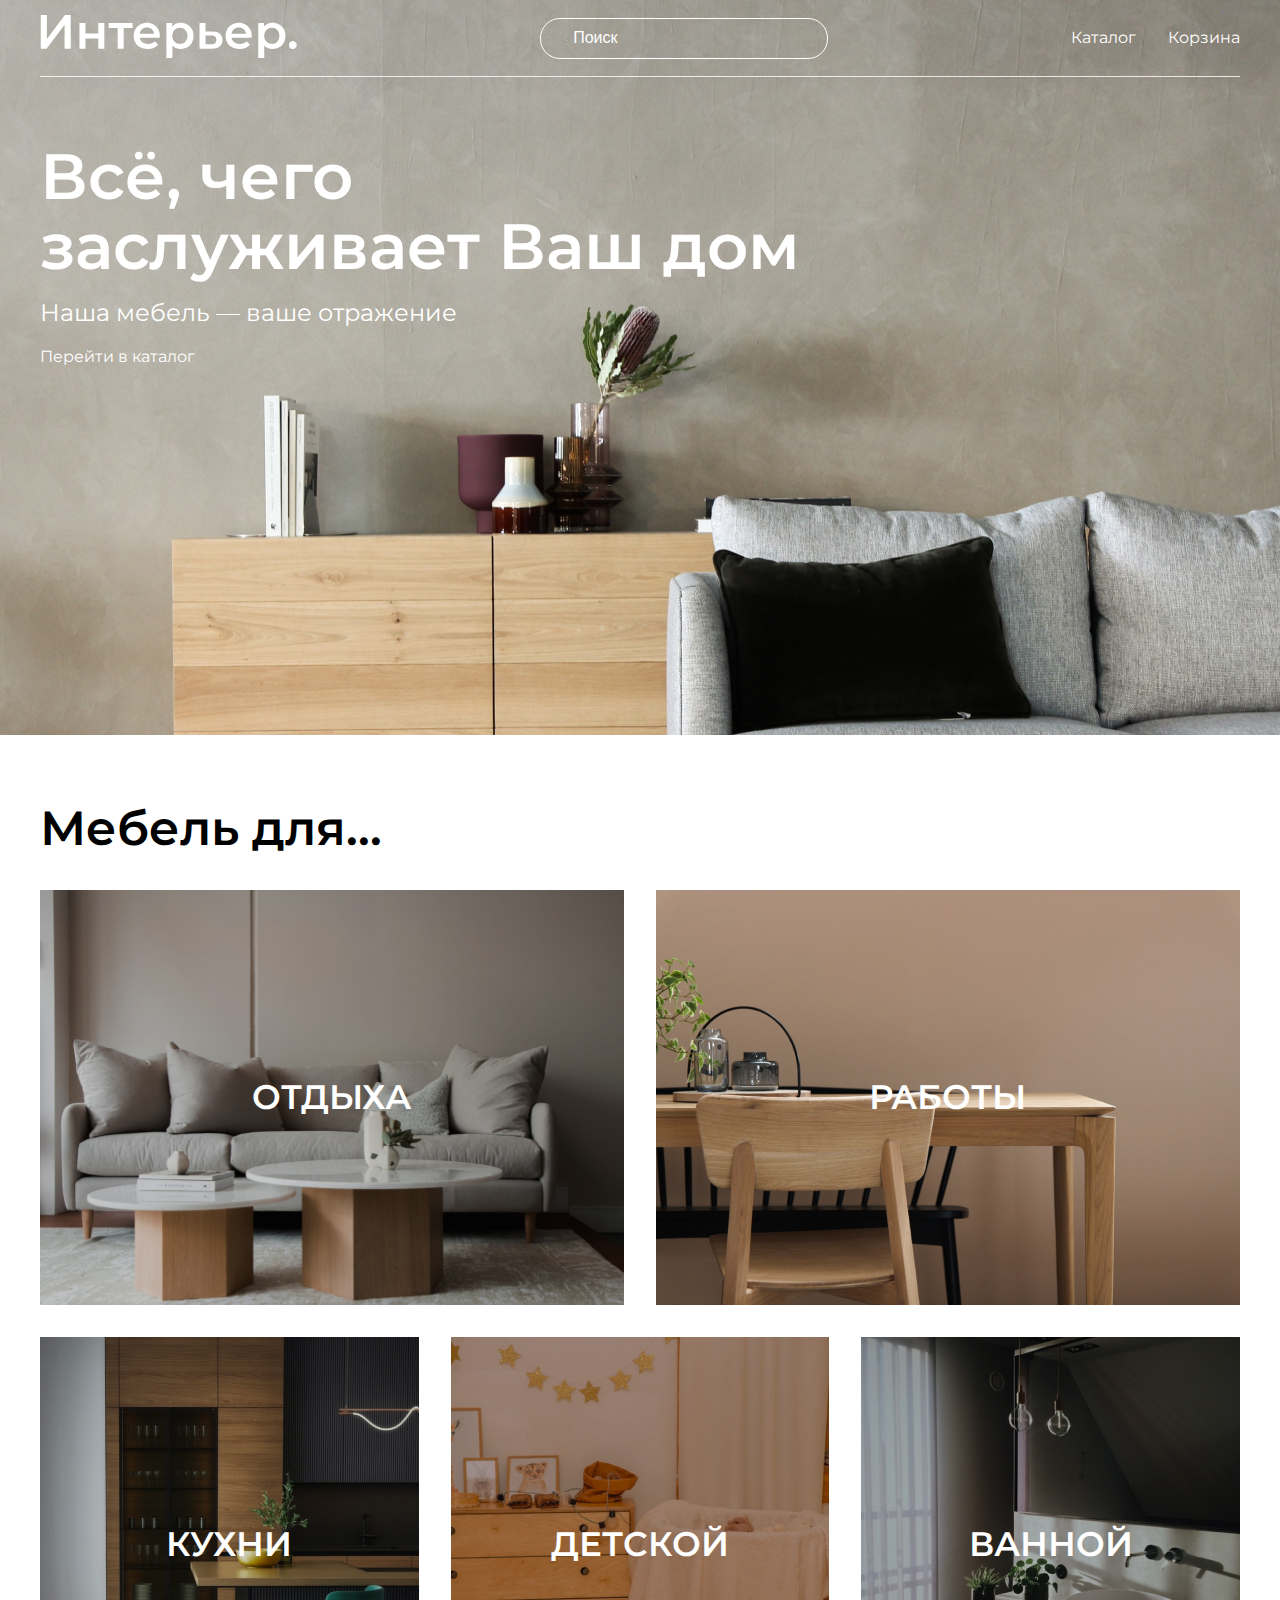
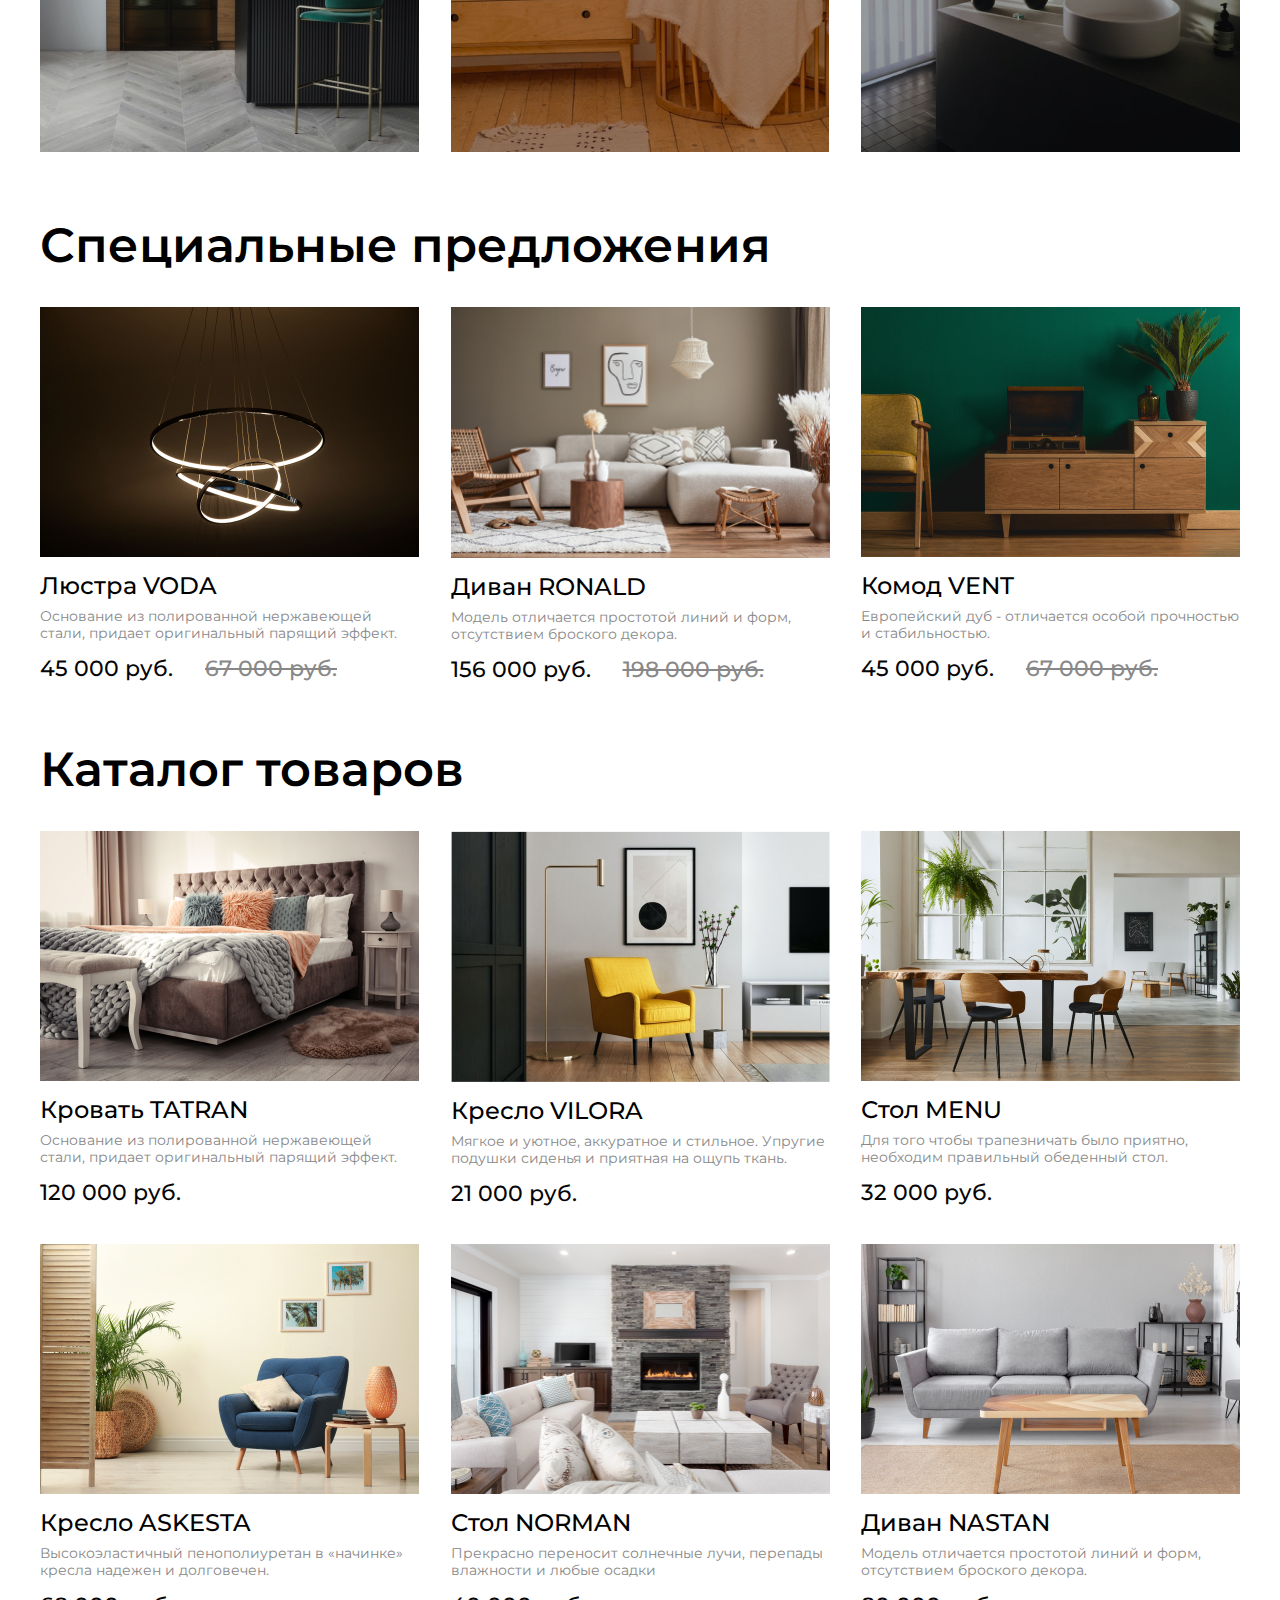
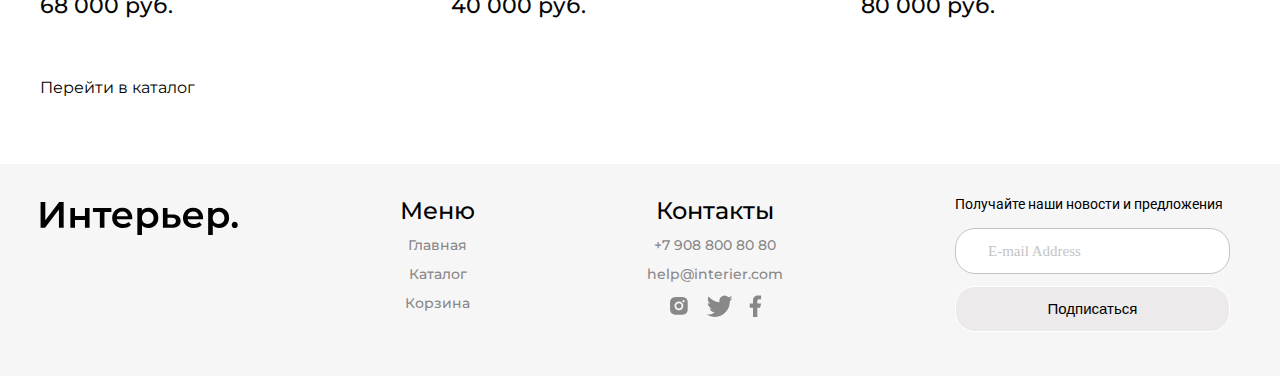
<file: index.html>
<!DOCTYPE html>
<html lang="ru">
<head>
    <meta charset="UTF-8">
    <meta http-equiv="X-UA-Compatible" content="IE=edge">
    <meta name="viewport" content="width=device-width, initial-scale=1.0">
    <link rel="stylesheet" href="css/style.css">
    <script src="js/index.js"></script>
    <link href="https://fonts.googleapis.com/css2?family=Montserrat:ital,wght@0,400;0,500;0,600;0,700;1,400;1,500;1,600&display=swap" rel="stylesheet">
    <link href="https://fonts.googleapis.com/css2?family=Roboto&display=swap" rel="stylesheet">
    <title>Главная</title>
</head>
<body>
    <div class="intro centered">
        <header class="intro-header">
            <a href="index.html">
                <picture class="header-logo">
                    <source media="(max-width: 767px)" srcset="img/logo_mobile.svg">
                    <source media="(min-width: 768px)" srcset="img/logo.svg">
                    <img class="header-logo" src="img/logo.svg" alt="Logo">
                </picture>
            </a>
            <input class="header-search" type="search" name="Search" id="input-search" placeholder="Поиск">
            <nav class="header-nav">
                <a class="link header-nav-element" href="catalog.html">Каталог</a>
                <a class="link header-nav-element" href="cart.html">Корзина</a>
            </nav>
            <div class="header-nav mobile">
                <a class="header-nav-element" id="nav-mobile-search">
                    <img src="img/search.svg" alt="Search Button">
                </a>
                <a class="header-nav-element" id="nav-mobile-catalog" href="catalog.html">
                    <img src="img/catalog.svg" alt="Catalog Button">
                </a>
                <a class="header-nav-element" id="nav-mobile-cart" href="cart.html">
                    <img src="img/cart.svg" alt="Cart Button">
                </a>
            </div>
        </header>
        <section>
            <h1 class="main-header">Всё, чего заслуживает&#160;Ваш дом</h1>
            <h1 class="main-header mobile">Всё, чего заслуживает Ваш дом</h1>
            <p class="slogan-paragraph">Наша мебель — ваше отражение</p>
            <a class="link catalog-link" href="catalog.html">Перейти в каталог</a>
        </section>
    </div>
    <main class="centered">
        <section>
            <h2 class="section-header">Мебель для...</h2>
            <div class="category-cards">
                <div class="category-card big-card" style="background-image: url(img/category-rest.jpg)">ОТДЫХА</div>
                <div class="category-card big-card" style="background-image: url(img/category-work.jpg)">РАБОТЫ</div>
                <div class="category-card" style="background-image: url(img/category-kitchen.jpg)">КУХНИ</div>
                <div class="category-card" style="background-image: url(img/category-children.jpg)">ДЕТСКОЙ</div>
                <div class="category-card" style="background-image: url(img/category-bathroom.jpg)">ВАННОЙ</div>
            </div>
        </section>
        <section>
            <h2 class="section-header">Специальные предложения</h2>
            <div class="product-cards">
                <div class="product-card">
                    <img class="product-image" src="img/voda.jpg" alt='VODA'>
                    <div class="product-card-control">
                        <button class="product-card-control-button">
                            <img src="img/add-to-cart.svg" width="24" height="24" alt="Add to Cart">
                        </button>
                        <button class="product-card-control-button">
                            <img src="img/add-to-favorite.svg" width="24" height="24" alt="Add to Cart">
                        </button>
                    </div>
                    <h3 class="product-name">Люстра VODA</h3>
                    <p class="product-desc">Основание из полированной нержавеющей стали, придает оригинальный парящий эффект.</p>
                    <div class="special-offer-price">
                        <p class="price">45 000 руб.</p><p class="price price-old">67 000 руб.</p>
                    </div>
                </div>
                <div class="product-card">
                    <img class="product-image" src="img/ronald.jpg" alt='RONALD'>
                    <div class="product-card-control">
                        <button class="product-card-control-button">
                            <img src="img/add-to-cart.svg" width="24" height="24" alt="Add to Cart">
                        </button>
                        <button class="product-card-control-button">
                            <img src="img/add-to-favorite.svg" width="24" height="24" alt="Add to Cart">
                        </button>
                    </div>
                    <h3 class="product-name">Диван RONALD</h3>
                    <p class="product-desc">Модель отличается простотой линий и форм, отсутствием броского декора.</p>
                    <div class="special-offer-price">
                        <p class="price">156 000 руб.</p><p class="price price-old">198 000 руб.</p>
                    </div>
                </div>
                <div class="product-card">
                    <img class="product-image" src="img/vent.jpg" alt='VENT'>
                    <div class="product-card-control">
                        <button class="product-card-control-button">
                            <img src="img/add-to-cart.svg" width="24" height="24" alt="Add to Cart">
                        </button>
                        <button class="product-card-control-button">
                            <img src="img/add-to-favorite.svg" width="24" height="24" alt="Add to Cart">
                        </button>
                    </div>
                    <h3 class="product-name">Комод VENT</h3>
                    <p class="product-desc">Европейский дуб - отличается особой прочностью и стабильностью.</p>
                    <div class="special-offer-price">
                        <p class="price">45 000 руб.</p><p class="price price-old">67 000 руб.</p>
                    </div>
                </div>
            </div>
        </section>
        <section>
            <h2 class="section-header">Каталог товаров</h2>
            <div>
                <div class="product-cards">
                    <div class="product-card">
                        <img class="product-image" src="img/tatran.jpg" alt='TATRAN'>
                        <div class="product-card-control">
                            <button class="product-card-control-button">
                                <img src="img/add-to-cart.svg" width="24" height="24" alt="Add to Cart">
                            </button>
                            <button class="product-card-control-button">
                                <img src="img/add-to-favorite.svg" width="24" height="24" alt="Add to Cart">
                            </button>
                        </div>
                        <h3 class="product-name">Кровать TATRAN</h3>
                        <p class="product-desc">Основание из полированной нержавеющей стали, придает оригинальный парящий эффект.</p>
                        <p class="price">120 000 руб.</p>
                    </div>
                    <div class="product-card">
                        <img class="product-image" src="img/vilora.jpg" alt='VILORA'>
                        <div class="product-card-control">
                            <button class="product-card-control-button">
                                <img src="img/add-to-cart.svg" width="24" height="24" alt="Add to Cart">
                            </button>
                            <button class="product-card-control-button">
                                <img src="img/add-to-favorite.svg" width="24" height="24" alt="Add to Cart">
                            </button>
                        </div>
                        <h3 class="product-name">Кресло VILORA</h3>
                        <p class="product-desc">Мягкое и уютное, аккуратное и стильное. Упругие подушки сиденья и приятная на ощупь ткань.</p>
                        <p class="price">21 000 руб.</p>
                    </div>
                    <div class="product-card">
                        <img class="product-image" src="img/menu.jpg" alt='MENU'>
                        <div class="product-card-control">
                            <button class="product-card-control-button">
                                <img src="img/add-to-cart.svg" width="24" height="24" alt="Add to Cart">
                            </button>
                            <button class="product-card-control-button">
                                <img src="img/add-to-favorite.svg" width="24" height="24" alt="Add to Cart">
                            </button>
                        </div>
                        <h3 class="product-name">Стол MENU</h3>
                        <p class="product-desc">Для того чтобы трапезничать было приятно, необходим правильный обеденный стол.</p>
                        <p class="price">32 000 руб.</p>
                    </div>
                    <div class="product-card">
                        <img class="product-image" src="img/askesta.jpg" alt='ASKESTA'>
                        <div class="product-card-control">
                            <button class="product-card-control-button">
                                <img src="img/add-to-cart.svg" width="24" height="24" alt="Add to Cart">
                            </button>
                            <button class="product-card-control-button">
                                <img src="img/add-to-favorite.svg" width="24" height="24" alt="Add to Cart">
                            </button>
                        </div>
                        <h3 class="product-name">Кресло ASKESTA</h3>
                        <p class="product-desc">Высокоэластичный пенополиуретан в «начинке» кресла надежен и долговечен.</p>
                        <p class="price">68 000 руб.</p>
                    </div>
                    <div class="product-card">
                        <img class="product-image" src="img/norman.jpg" alt='NORMAN'>
                        <div class="product-card-control">
                            <button class="product-card-control-button">
                                <img src="img/add-to-cart.svg" width="24" height="24" alt="Add to Cart">
                            </button>
                            <button class="product-card-control-button">
                                <img src="img/add-to-favorite.svg" width="24" height="24" alt="Add to Cart">
                            </button>
                        </div>
                        <h3 class="product-name">Стол NORMAN</h3>
                        <p class="product-desc">Прекрасно переносит солнечные лучи, перепады влажности и любые осадки</p>
                        <p class="price">40 000 руб.</p>
                    </div>
                    <div class="product-card">
                        <img class="product-image" src="img/nastan.jpg" alt='NASTAN'>
                        <div class="product-card-control">
                            <button class="product-card-control-button">
                                <img src="img/add-to-cart.svg" width="24" height="24" alt="Add to Cart">
                            </button>
                            <button class="product-card-control-button">
                                <img src="img/add-to-favorite.svg" width="24" height="24" alt="Add to Cart">
                            </button>
                        </div>
                        <h3 class="product-name">Диван NASTAN</h3>
                        <p class="product-desc">Модель отличается простотой линий и форм, отсутствием броского декора.</p>
                        <p class="price">80 000 руб.</p>
                    </div>
                </div>
            </div>
            <a class="link catalog-section-link" href="catalog.html">Перейти в каталог</a>
        </section>
    </main>
    <footer class="centered">
        <a class="footer-logo-link" href="index.html">
            <img class="footer-logo" height="44px" src="img/logo.svg" alt="Logo">
        </a>
        <div class="footer-section">
            <h4 class="footer-section-element">Меню</h4>
            <a class="link footer-link" href="index.html">Главная</a>
            <a class="link footer-link" href="catalog.html">Каталог</a>
            <a class="link footer-link" href="cart.html">Корзина</a>
        </div>
        <div class="footer-section">
            <h4 class="footer-section-element">Контакты</h4>
            <a class="link footer-link" href="tel:+79088008080">+7 908 800 80 80</a>
            <a class="link footer-link" href="mailto:help@interier.com">help@interier.com</a>
            <div class="footer-contacts-social">
                <a class="footer-contacts-social-icon" href=""><img height="22px" src="img/inst.svg" alt="Instagram Logo"></a>
                <a class="footer-contacts-social-icon" href=""><img height="22px" src="img/twitter.svg" alt="Twitter Logo"></a>
                <a class="footer-contacts-social-icon" href=""><img height="22px" src="img/facebook.svg" alt="Facebook Logo"></a>
            </div>
        </div>
        <div class="footer-section">
            <form class="footer-subscription" action="#">
                <p class="subscription-header">Получайте наши новости и предложения</p>
                <input class="subscription-email-input" type="email" placeholder="E-mail Address">
                <button class="big-button subscribe-button">Подписаться</button>
            </form>
        </div>
    </footer>
</body>
</html>
</file>
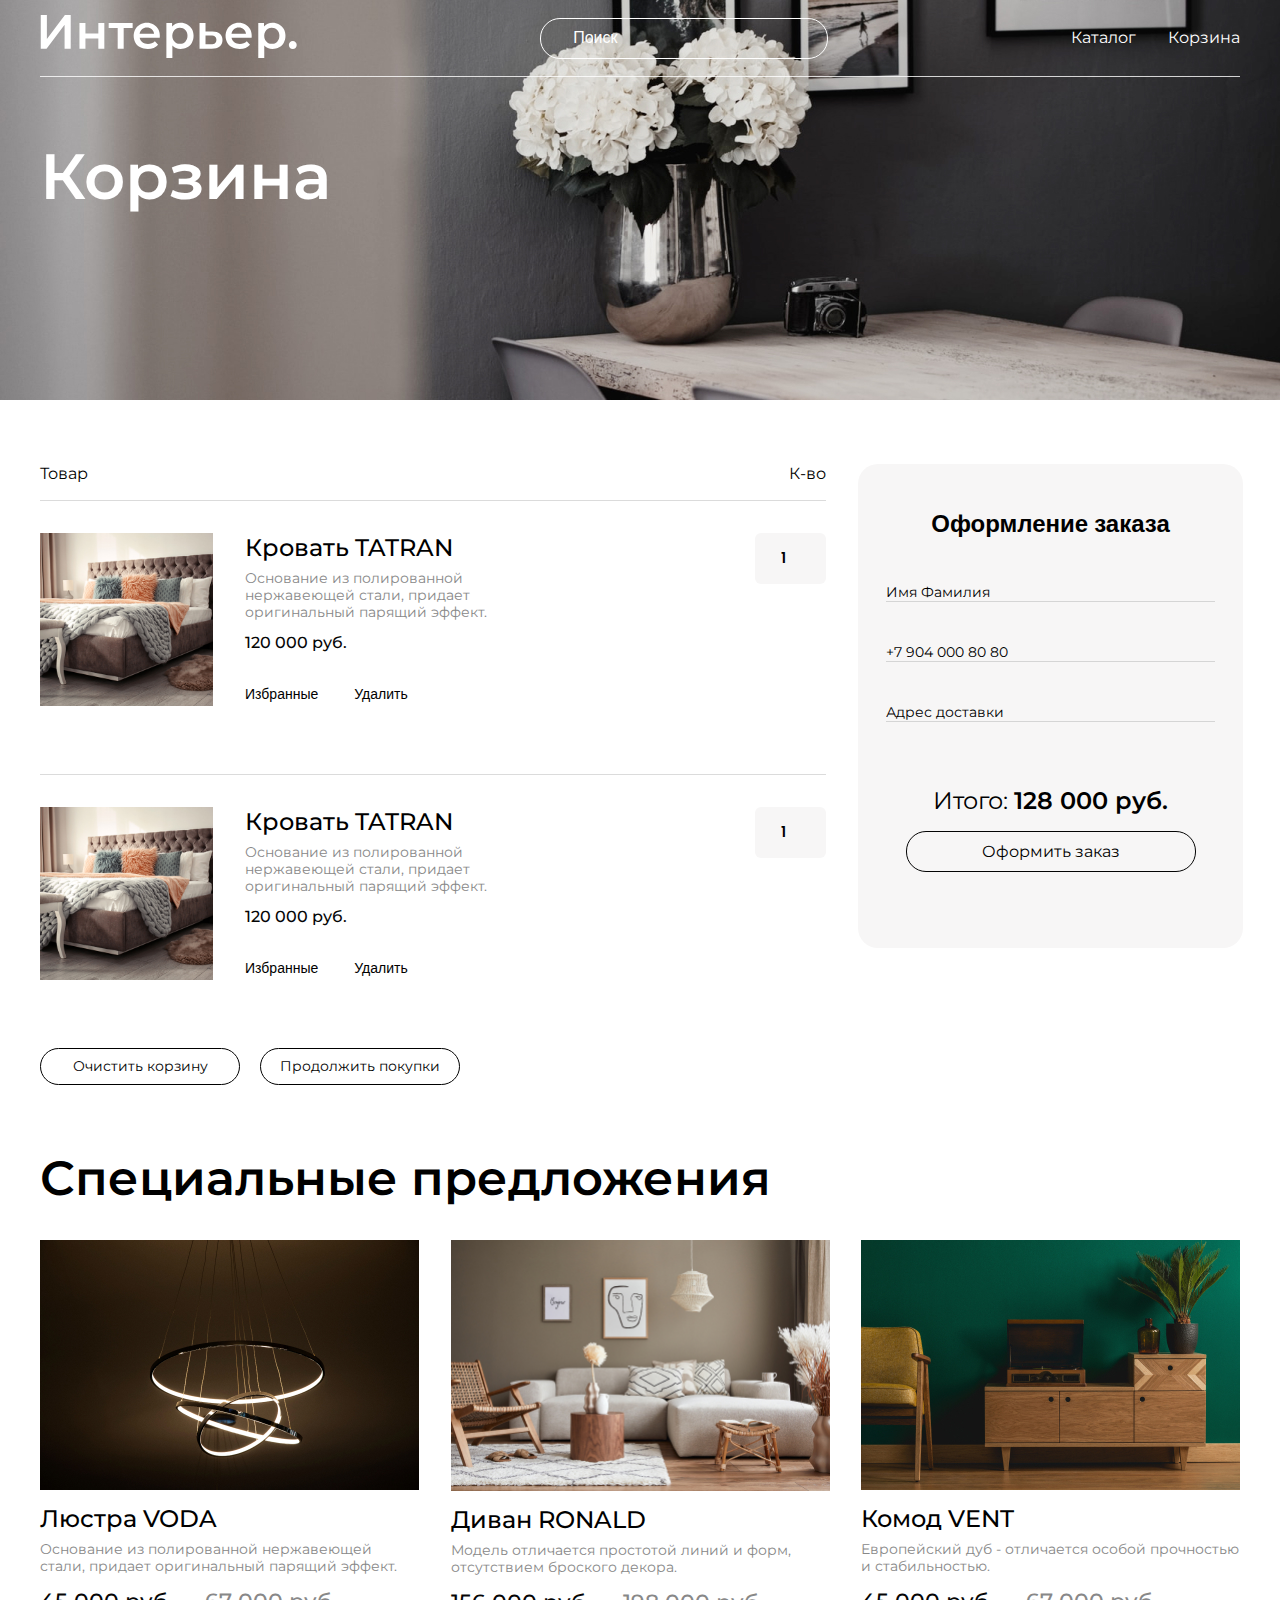
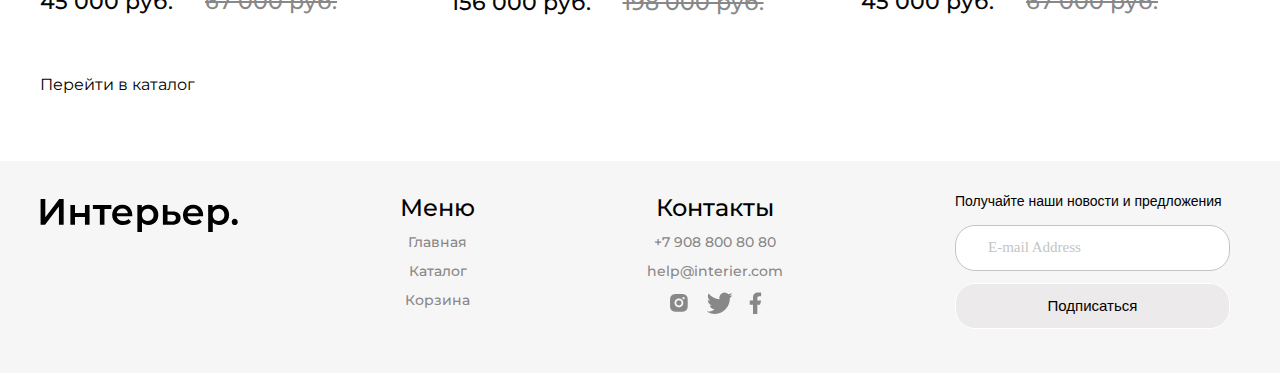
<file: cart.html>
<!DOCTYPE html>
<html lang="en">
<head>
    <meta charset="UTF-8">
    <meta http-equiv="X-UA-Compatible" content="IE=edge">
    <meta name="viewport" content="width=device-width, initial-scale=1.0">
    <link rel="stylesheet" href="css/style.css">
    <link href='https://fonts.googleapis.com/css?family=Montserrat:400,500,600,80' rel='stylesheet' type='text/css'>
    <link href="https://fonts.googleapis.com/css2?family=Poppins:wght@300;400;500;600&display=swap" rel="stylesheet"> 
    <title>Корзина</title>
</head>
<body>
    <div class="intro cart centered">
        <header class="intro-header">
            <a href="index.html">
                <picture class="header-logo">
                    <source media="(max-width: 767px)" srcset="img/logo_mobile.svg">
                    <source media="(min-width: 768px)" srcset="img/logo.svg">
                    <img class="header-logo" src="img/logo.svg" alt="Logo">
                </picture>
            </a>
            <input class="header-search" type="search" name="Search" id="input-search" placeholder="Поиск">
            <nav class="header-nav">
                <a class="link header-nav-element" href="catalog.html">Каталог</a>
                <a class="link header-nav-element" href="cart.html">Корзина</a>
            </nav>
            <div class="header-nav mobile">
                <a class="header-nav-element" id="nav-mobile-search">
                    <img src="img/search.svg" alt="Search Button">
                </a>
                <a class="header-nav-element" id="nav-mobile-catalog" href="catalog.html">
                    <img src="img/catalog.svg" alt="Catalog Button">
                </a>
                <a class="header-nav-element" id="nav-mobile-cart" href="cart.html">
                    <img src="img/cart.svg" alt="Cart Button">
                </a>
            </div>
        </header>
        <div>
            <h1 class="main-header">Корзина</h1>
            <h1 class="main-header mobile short">Корзина</h1>
        </div>
    </div> 
    <main class="centered">
    <section>
        <div class="cart-section">
            <div class="cart-pane">
                <div class="cart-header-bar">
                    <div class="cart-header-bar-element">Товар</div>
                    <div class="cart-header-bar-element">К-во</div>
                </div>
                <div class="cart-pane-product-cards">
                    <div class="product-card cart">
                        <img class="product-image cart" src="img/tatran.jpg" alt='TATRAN'>
                        <div class="cart-product-info">
                            <h3 class="product-name cart">Кровать TATRAN</h3>
                            <p class="product-desc cart">Основание из полированной нержавеющей стали, придает оригинальный парящий эффект.</p>
                            <p class="price cart">120 000 руб.</p>
                            <div class="product-card-item-control">
                                <button class="link product-card-button" id="add-to-favorites-button">Избранные</button>
                                <button class="link product-card-button" id="delete-from-cart-button">Удалить</button>
                            </div>
                        </div>
                        <input class="product-amount-input" type="number" value=1>
                    </div>
                    <div class="product-card cart">
                        <img class="product-image cart" src="img/tatran.jpg" alt='TATRAN'>
                        <div class="cart-product-info">
                            <h3 class="product-name cart">Кровать TATRAN</h3>
                            <p class="product-desc cart">Основание из полированной нержавеющей стали, придает оригинальный парящий эффект.</p>
                            <p class="price cart">120 000 руб.</p>
                            <div class="product-card-item-control">
                                <button class="link product-card-button" id="add-to-favorites-button">Избранные</button>
                                <button class="link product-card-button" id="delete-from-cart-button">Удалить</button>
                            </div>
                        </div>
                        <input class="product-amount-input" type="number" value=1>
                    </div>
                </div>
                <div class="cart-pane-control">
                    <button class="big-button clear-cart-button">Очистить корзину</button>
                    <button class="big-button continue-shopping-button">Продолжить покупки</button>
                </div>
            </div>
            <div class="order-pane">
                <p class="order-pane-header">Оформление заказа</p>
                <input class="order-name" placeholder="Имя Фамилия">
                <input class="order-phone-number" placeholder="+7 904 000 80 80">
                <input class="order-delivery-address" placeholder="Адрес доставки">
                <div class="order-total-block"><p class="order-total">Итого:&nbsp;</p><p class="order-total-sum">128 000 руб.</p></div>
                <button class="big-button checkout-button">Оформить заказ</button>
            </div>
        </div>
    </section>
    <section>
        <h2 class="section-header">Специальные предложения</h2>
        <div class="product-cards">
            <div class="product-card">
                <img class="product-image" src="img/voda.jpg" alt='VODA'>
                <div class="product-card-control">
                    <button class="product-card-control-button">
                        <img src="img/add-to-cart.svg" width="24" height="24" alt="Add to Cart">
                    </button>
                    <button class="product-card-control-button">
                        <img src="img/add-to-favorite.svg" width="24" height="24" alt="Add to Cart">
                    </button>
                </div>
                <h3 class="product-name">Люстра VODA</h3>
                <p class="product-desc">Основание из полированной нержавеющей стали, придает оригинальный парящий эффект.</p>
                <div class="special-offer-price">
                    <p class="price">45 000 руб.</p><p class="price price-old">67 000 руб.</p>
                </div>
            </div>
            <div class="product-card">
                <img class="product-image" src="img/ronald.jpg" alt='RONALD'>
                <div class="product-card-control">
                    <button class="product-card-control-button">
                        <img src="img/add-to-cart.svg" width="24" height="24" alt="Add to Cart">
                    </button>
                    <button class="product-card-control-button">
                        <img src="img/add-to-favorite.svg" width="24" height="24" alt="Add to Cart">
                    </button>
                </div>
                <h3 class="product-name">Диван RONALD</h3>
                <p class="product-desc">Модель отличается простотой линий и форм, отсутствием броского декора.</p>
                <div class="special-offer-price">
                    <p class="price">156 000 руб.</p><p class="price price-old">198 000 руб.</p>
                </div>
            </div>
            <div class="product-card">
                <img class="product-image" src="img/vent.jpg" alt='VENT'>
                <div class="product-card-control">
                    <button class="product-card-control-button">
                        <img src="img/add-to-cart.svg" width="24" height="24" alt="Add to Cart">
                    </button>
                    <button class="product-card-control-button">
                        <img src="img/add-to-favorite.svg" width="24" height="24" alt="Add to Cart">
                    </button>
                </div>
                <h3 class="product-name">Комод VENT</h3>
                <p class="product-desc">Европейский дуб - отличается особой прочностью и стабильностью.</p>
                <div class="special-offer-price">
                    <p class="price">45 000 руб.</p><p class="price price-old">67 000 руб.</p>
                </div>
            </div>
        </div>
        <a class="link catalog-section-link" href="catalog.html">Перейти в каталог</a>
    </section>
    </main>
    <footer class="centered">
        <a class="footer-logo-link"  href="index.html">
            <img class="footer-logo" height="44px" src="img/logo.svg" alt="Logo">
        </a>
        <div class="footer-section">
            <h4 class="footer-section-element">Меню</h4>
            <a class="link footer-link" href="index.html">Главная</a>
            <a class="link footer-link" href="catalog.html">Каталог</a>
            <a class="link footer-link" href="cart.html">Корзина</a>
        </div>
        <div class="footer-section">
            <h4 class="footer-section-element">Контакты</h4>
            <a class="link footer-link" href="tel:+79088008080">+7 908 800 80 80</a>
            <a class="link footer-link" href="mailto:help@interier.com">help@interier.com</a>
            <div class="footer-contacts-social">
                <a class="footer-contacts-social-icon" href=""><img height="22px" src="img/inst.svg" alt="Instagram Logo"></a>
                <a class="footer-contacts-social-icon" href=""><img height="22px" src="img/twitter.svg" alt="Twitter Logo"></a>
                <a class="footer-contacts-social-icon" href=""><img height="22px" src="img/facebook.svg" alt="Facebook Logo"></a>
            </div>
        </div>
        <div class="footer-section">
            <form class="footer-subscription" action="#">
                <p class="subscription-header">Получайте наши новости и предложения</p>
                <input class="subscription-email-input" type="email" placeholder="E-mail Address">
                <button class="big-button subscribe-button">Подписаться</button>
            </form>
        </div>
    </footer>
</body>
</html>
</file>
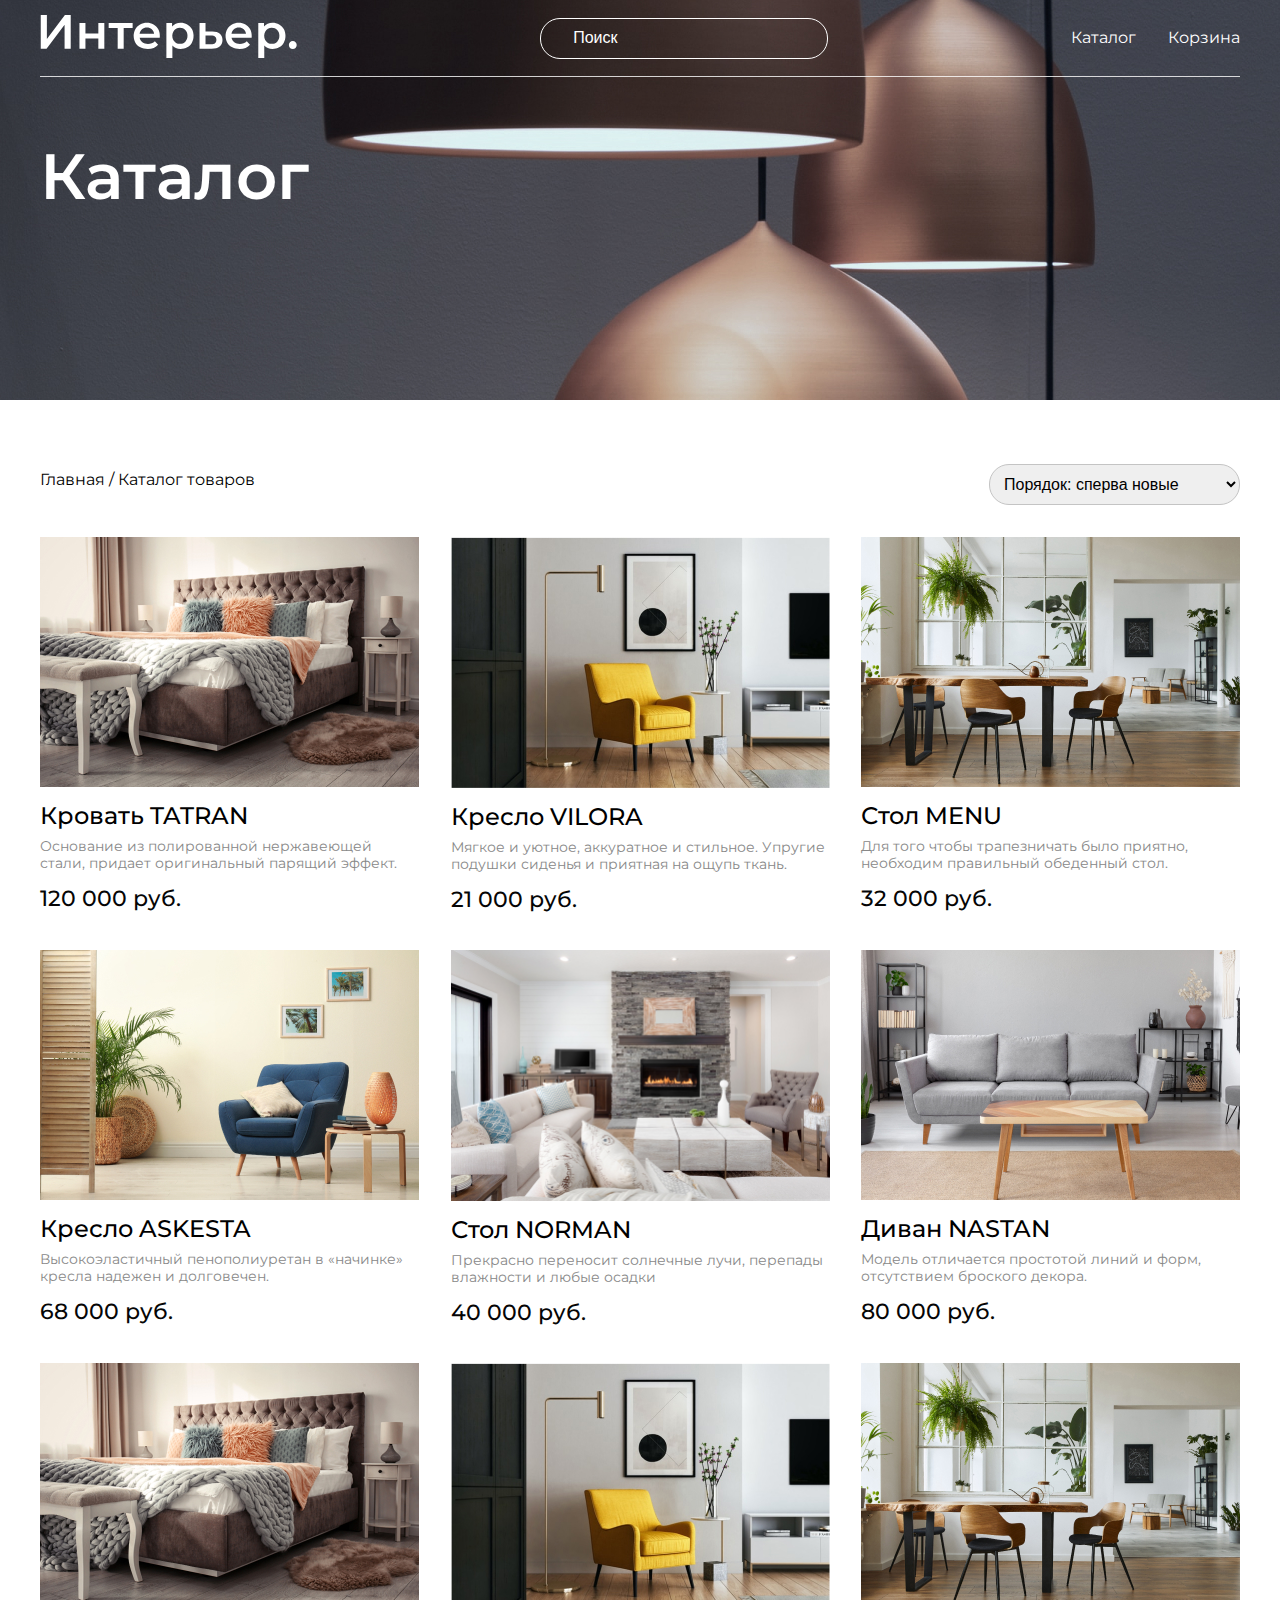
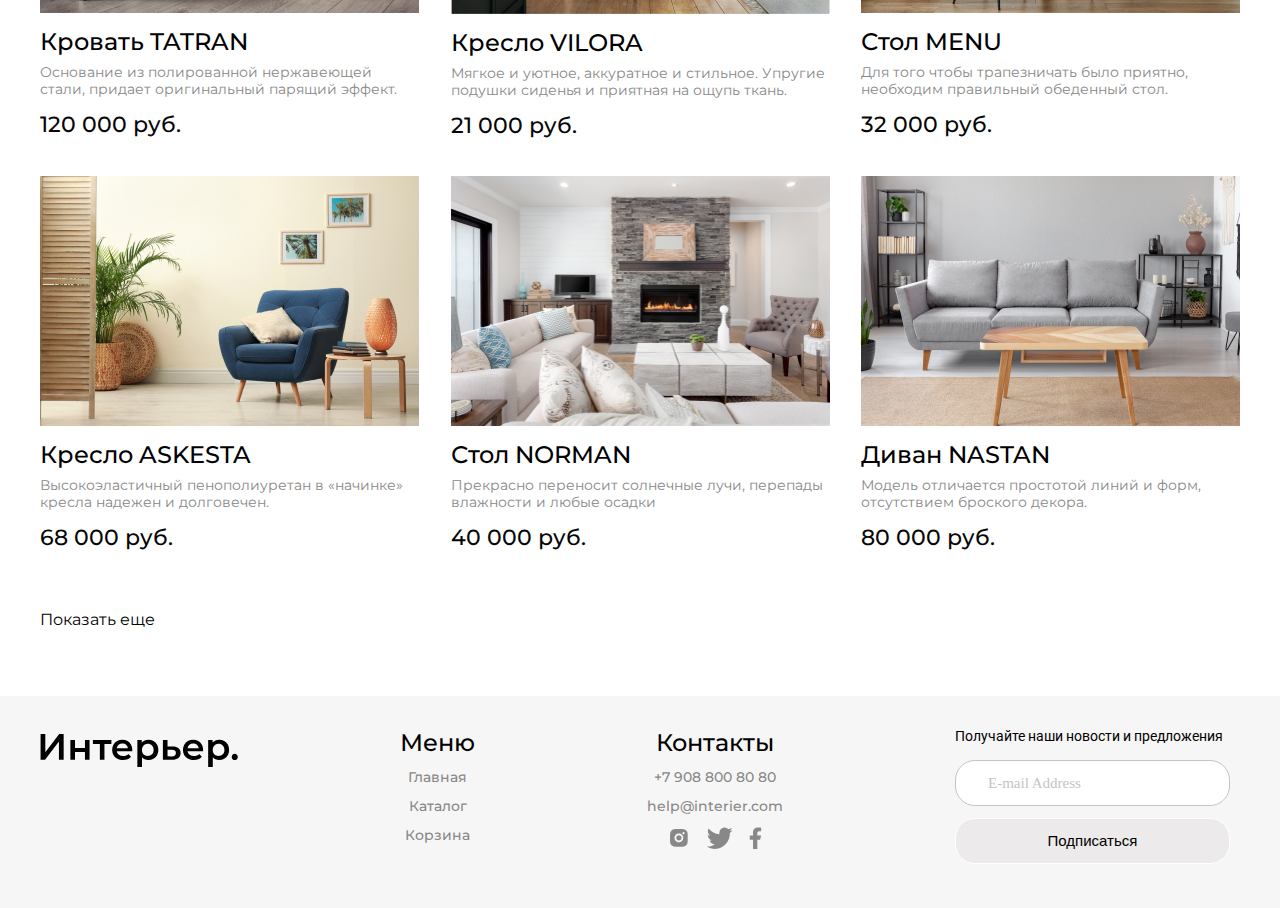
<file: catalog.html>
<!DOCTYPE html>
<html lang="en">
<head>
    <meta charset="UTF-8">
    <meta http-equiv="X-UA-Compatible" content="IE=edge">
    <meta name="viewport" content="width=device-width, initial-scale=1.0">
    <link rel="stylesheet" href="css/style.css">
    <link href='https://fonts.googleapis.com/css?family=Montserrat:400,500,80' rel='stylesheet' type='text/css'>
    <link href="https://fonts.googleapis.com/css2?family=Roboto&display=swap" rel="stylesheet">
    <title>Каталог</title>
</head>
<body>
    <div class="intro catalog centered">
        <header class="intro-header">
            <a href="index.html">
                <picture class="header-logo">
                    <source media="(max-width: 767px)" srcset="img/logo_mobile.svg">
                    <source media="(min-width: 768px)" srcset="img/logo.svg">
                    <img class="header-logo" src="img/logo.svg" alt="Logo">
                </picture>
            </a>
            <input class="header-search" type="search" name="Search" id="input-search" placeholder="Поиск">
            <nav class="header-nav">
                <a class="link header-nav-element" href="catalog.html">Каталог</a>
                <a class="link header-nav-element" href="cart.html">Корзина</a>
            </nav>
            <div class="header-nav mobile">
                <a class="header-nav-element" id="nav-mobile-search">
                    <img src="img/search.svg" alt="Search Button">
                </a>
                <a class="header-nav-element" id="nav-mobile-catalog" href="catalog.html">
                    <img src="img/catalog.svg" alt="Catalog Button">
                </a>
                <a class="header-nav-element" id="nav-mobile-cart" href="cart.html">
                    <img src="img/cart.svg" alt="Cart Button">
                </a>
            </div>
        </header>
        <section>
            <h1 class="main-header">Каталог</h1>
            <h1 class="main-header mobile short">Каталог</h1>
        </section>
    </div>
    <main class="centered">
    <section>
        <div class="catalog-control-bar">
            <nav class="catalog-breadcrumb-nav">
                <a class="link catalog-breadcrumb-nav-element" href="index.html">Главная</a>
                <span> / </span>
                <a class="link catalog-breadcrumb-nav-element" href="catalog.html">Каталог товаров</a>
            </nav>
            <select class="catalog-sort-dropdown">
                <option class="catalog-sort-option">Порядок: сперва новые</option>
                <option class="catalog-sort-option">Порядок: сперва старые</option>
                <option class="catalog-sort-option">Порядок: сперва популярные</option>
            </select>
        </div>
        <div>
            <div class="product-cards">
                <div class="product-card">
                    <img class="product-image" src="img/tatran.jpg" alt='TATRAN'>
                    <div class="product-card-control">
                        <button class="product-card-control-button">
                            <img src="img/add-to-cart.svg" width="24" height="24" alt="Add to Cart">
                        </button>
                        <button class="product-card-control-button">
                            <img src="img/add-to-favorite.svg" width="24" height="24" alt="Add to Cart">
                        </button>
                    </div>
                    <h3 class="product-name">Кровать TATRAN</h3>
                    <p class="product-desc">Основание из полированной нержавеющей стали, придает оригинальный парящий эффект.</p>
                    <p class="price">120 000 руб.</p>
                </div>
                <div class="product-card">
                    <img class="product-image" src="img/vilora.jpg" alt='VILORA'>
                    <div class="product-card-control">
                        <button class="product-card-control-button">
                            <img src="img/add-to-cart.svg" width="24" height="24" alt="Add to Cart">
                        </button>
                        <button class="product-card-control-button">
                            <img src="img/add-to-favorite.svg" width="24" height="24" alt="Add to Cart">
                        </button>
                    </div>
                    <h3 class="product-name">Кресло VILORA</h3>
                    <p class="product-desc">Мягкое и уютное, аккуратное и стильное. Упругие подушки сиденья и приятная на ощупь ткань.</p>
                    <p class="price">21 000 руб.</p>
                </div>
                <div class="product-card">
                    <img class="product-image" src="img/menu.jpg" alt='MENU'>
                    <div class="product-card-control">
                        <button class="product-card-control-button">
                            <img src="img/add-to-cart.svg" width="24" height="24" alt="Add to Cart">
                        </button>
                        <button class="product-card-control-button">
                            <img src="img/add-to-favorite.svg" width="24" height="24" alt="Add to Cart">
                        </button>
                    </div>
                    <h3 class="product-name">Стол MENU</h3>
                    <p class="product-desc">Для того чтобы трапезничать было приятно, необходим правильный обеденный стол.</p>
                    <p class="price">32 000 руб.</p>
                </div>
                <div class="product-card">
                    <img class="product-image" src="img/askesta.jpg" alt='ASKESTA'>
                    <div class="product-card-control">
                        <button class="product-card-control-button">
                            <img src="img/add-to-cart.svg" width="24" height="24" alt="Add to Cart">
                        </button>
                        <button class="product-card-control-button">
                            <img src="img/add-to-favorite.svg" width="24" height="24" alt="Add to Cart">
                        </button>
                    </div>
                    <h3 class="product-name">Кресло ASKESTA</h3>
                    <p class="product-desc">Высокоэластичный пенополиуретан в «начинке» кресла надежен и долговечен.</p>
                    <p class="price">68 000 руб.</p>
                </div>
                <div class="product-card">
                    <img class="product-image" src="img/norman.jpg" alt='NORMAN'>
                    <div class="product-card-control">
                        <button class="product-card-control-button">
                            <img src="img/add-to-cart.svg" width="24" height="24" alt="Add to Cart">
                        </button>
                        <button class="product-card-control-button">
                            <img src="img/add-to-favorite.svg" width="24" height="24" alt="Add to Cart">
                        </button>
                    </div>
                    <h3 class="product-name">Стол NORMAN</h3>
                    <p class="product-desc">Прекрасно переносит солнечные лучи, перепады влажности и любые осадки</p>
                    <p class="price">40 000 руб.</p>
                </div>
                <div class="product-card">
                    <img class="product-image" src="img/nastan.jpg" alt='NASTAN'>
                    <div class="product-card-control">
                        <button class="product-card-control-button">
                            <img src="img/add-to-cart.svg" width="24" height="24" alt="Add to Cart">
                        </button>
                        <button class="product-card-control-button">
                            <img src="img/add-to-favorite.svg" width="24" height="24" alt="Add to Cart">
                        </button>
                    </div>
                    <h3 class="product-name">Диван NASTAN</h3>
                    <p class="product-desc">Модель отличается простотой линий и форм, отсутствием броского декора.</p>
                    <p class="price">80 000 руб.</p>
                </div>
                <div class="product-card">
                    <img class="product-image" src="img/tatran.jpg" alt='TATRAN'>
                    <div class="product-card-control">
                        <button class="product-card-control-button">
                            <img src="img/add-to-cart.svg" width="24" height="24" alt="Add to Cart">
                        </button>
                        <button class="product-card-control-button">
                            <img src="img/add-to-favorite.svg" width="24" height="24" alt="Add to Cart">
                        </button>
                    </div>
                    <h3 class="product-name">Кровать TATRAN</h3>
                    <p class="product-desc">Основание из полированной нержавеющей стали, придает оригинальный парящий эффект.</p>
                    <p class="price">120 000 руб.</p>
                </div>
                <div class="product-card">
                    <img class="product-image" src="img/vilora.jpg" alt='VILORA'>
                    <div class="product-card-control">
                        <button class="product-card-control-button">
                            <img src="img/add-to-cart.svg" width="24" height="24" alt="Add to Cart">
                        </button>
                        <button class="product-card-control-button">
                            <img src="img/add-to-favorite.svg" width="24" height="24" alt="Add to Cart">
                        </button>
                    </div>
                    <h3 class="product-name">Кресло VILORA</h3>
                    <p class="product-desc">Мягкое и уютное, аккуратное и стильное. Упругие подушки сиденья и приятная на ощупь ткань.</p>
                    <p class="price">21 000 руб.</p>
                </div>
                <div class="product-card">
                    <img class="product-image" src="img/menu.jpg" alt='MENU'>
                    <div class="product-card-control">
                        <button class="product-card-control-button">
                            <img src="img/add-to-cart.svg" width="24" height="24" alt="Add to Cart">
                        </button>
                        <button class="product-card-control-button">
                            <img src="img/add-to-favorite.svg" width="24" height="24" alt="Add to Cart">
                        </button>
                    </div>
                    <h3 class="product-name">Стол MENU</h3>
                    <p class="product-desc">Для того чтобы трапезничать было приятно, необходим правильный обеденный стол.</p>
                    <p class="price">32 000 руб.</p>
                </div>
                <div class="product-card">
                    <img class="product-image" src="img/askesta.jpg" alt='ASKESTA'>
                    <div class="product-card-control">
                        <button class="product-card-control-button">
                            <img src="img/add-to-cart.svg" width="24" height="24" alt="Add to Cart">
                        </button>
                        <button class="product-card-control-button">
                            <img src="img/add-to-favorite.svg" width="24" height="24" alt="Add to Cart">
                        </button>
                    </div>
                    <h3 class="product-name">Кресло ASKESTA</h3>
                    <p class="product-desc">Высокоэластичный пенополиуретан в «начинке» кресла надежен и долговечен.</p>
                    <p class="price">68 000 руб.</p>
                </div>
                <div class="product-card">
                    <img class="product-image" src="img/norman.jpg" alt='NORMAN'>
                    <div class="product-card-control">
                        <button class="product-card-control-button">
                            <img src="img/add-to-cart.svg" width="24" height="24" alt="Add to Cart">
                        </button>
                        <button class="product-card-control-button">
                            <img src="img/add-to-favorite.svg" width="24" height="24" alt="Add to Cart">
                        </button>
                    </div>
                    <h3 class="product-name">Стол NORMAN</h3>
                    <p class="product-desc">Прекрасно переносит солнечные лучи, перепады влажности и любые осадки</p>
                    <p class="price">40 000 руб.</p>
                </div>
                <div class="product-card">
                    <img class="product-image" src="img/nastan.jpg" alt='NASTAN'>
                    <div class="product-card-control">
                        <button class="product-card-control-button">
                            <img src="img/add-to-cart.svg" width="24" height="24" alt="Add to Cart">
                        </button>
                        <button class="product-card-control-button">
                            <img src="img/add-to-favorite.svg" width="24" height="24" alt="Add to Cart">
                        </button>
                    </div>
                    <h3 class="product-name">Диван NASTAN</h3>
                    <p class="product-desc">Модель отличается простотой линий и форм, отсутствием броского декора.</p>
                    <p class="price">80 000 руб.</p>
                </div>
            </div>
        </div>
        <a class="link catalog-section-link" href="#">Показать еще</a>
    </section>
    </main>
    <footer class="centered">
        <a class="footer-logo-link" href="index.html">
            <img class="footer-logo" height="44px" src="img/logo.svg" alt="Logo">
        </a>
        <div class="footer-section">
            <h4 class="footer-section-element">Меню</h4>
            <a class="link footer-link" href="index.html">Главная</a>
            <a class="link footer-link" href="catalog.html">Каталог</a>
            <a class="link footer-link" href="cart.html">Корзина</a>
        </div>
        <div class="footer-section">
            <h4 class="footer-section-element">Контакты</h4>
            <a class="link footer-link" href="tel:+79088008080">+7 908 800 80 80</a>
            <a class="link footer-link" href="mailto:help@interier.com">help@interier.com</a>
            <div class="footer-contacts-social">
                <a class="footer-contacts-social-icon" href=""><img height="22px" src="img/inst.svg" alt="Instagram Logo"></a>
                <a class="footer-contacts-social-icon" href=""><img height="22px" src="img/twitter.svg" alt="Twitter Logo"></a>
                <a class="footer-contacts-social-icon" href=""><img height="22px" src="img/facebook.svg" alt="Facebook Logo"></a>
            </div>
        </div>
        <div class="footer-section">
            <form class="footer-subscription" action="#">
                <p class="subscription-header">Получайте наши новости и предложения</p>
                <input class="subscription-email-input" type="email" placeholder="E-mail Address">
                <button class="big-button subscribe-button">Подписаться</button>
            </form>
        </div>
    </footer>
</body>
</html>
</file>
<file: css/style.css>
@charset "UTF-8";
.centered {
  padding-left: calc(50% - 600px);
  padding-right: calc(50% - 600px);
}

img {
  width: 100%;
}

* {
  margin: 0;
  padding: 0;
}

body {
  font-family: 'Montserrat', sans-serif;
  font-style: normal;
  font-weight: normal;
  background-color: #FFFFFF;
}

main {
  margin-bottom: 64px;
}

footer {
  min-height: 130px;
  background: #F7F6F6;
  display: -webkit-box;
  display: -ms-flexbox;
  display: flex;
  -webkit-box-pack: justify;
      -ms-flex-pack: justify;
          justify-content: space-between;
  padding-top: 32px;
  padding-bottom: 32px;
}

input:focus {
  outline: none;
}

.intro {
  min-height: 735px;
  background-image: url("../img/intro_background.jpg");
  background-size: cover;
  margin-bottom: 64px;
}

.slogan-paragraph {
  min-height: 32px;
  margin-bottom: 16px;
  margin-top: 16px;
  font-size: 24px;
  line-height: 32px;
  color: #FFFFFF;
}

.catalog-link {
  height: 24px;
  margin-top: 16px;
  font-size: 16px;
  line-height: 24px;
  color: #FFFFFF;
}

.intro-header {
  height: 76px;
  display: -webkit-box;
  display: -ms-flexbox;
  display: flex;
  -webkit-box-pack: justify;
      -ms-flex-pack: justify;
          justify-content: space-between;
  -webkit-box-align: center;
      -ms-flex-align: center;
          align-items: center;
  border-bottom: 1px solid rgba(255, 255, 255, 0.8);
  -webkit-column-gap: 24px;
          column-gap: 24px;
}

.header-logo {
  height: 44px;
}

.header-search {
  height: 41px;
  width: 288px;
  padding-left: 32px;
  padding-right: 32px;
  border: 1px solid #FFFFFF;
  -webkit-box-sizing: border-box;
          box-sizing: border-box;
  border-radius: 20px;
  background: transparent;
  font-size: 16px;
  line-height: 20px;
  color: #FFFFFF;
}

.header-search::-webkit-input-placeholder {
  color: #FFFFFF;
}

.header-search:-ms-input-placeholder {
  color: #FFFFFF;
}

.header-search::-ms-input-placeholder {
  color: #FFFFFF;
}

.header-search::placeholder {
  color: #FFFFFF;
}

.header-nav {
  display: -webkit-box;
  display: -ms-flexbox;
  display: flex;
  -webkit-box-pack: justify;
      -ms-flex-pack: justify;
          justify-content: space-between;
}

.header-nav.mobile {
  display: none;
}

.header-nav-element {
  font-size: 16px;
  line-height: 20px;
  color: #FFFFFF;
  -webkit-box-flex: 0;
      -ms-flex: none;
          flex: none;
  -webkit-box-ordinal-group: 1;
      -ms-flex-order: 0;
          order: 0;
  -ms-flex-positive: 0;
      flex-grow: 0;
}

.header-nav-element:nth-child(2n) {
  margin-left: 32px;
}

.main-header {
  margin-top: 64px;
  margin-bottom: 16px;
  max-width: 792px;
  font-weight: 600;
  font-size: 64px;
  line-height: 70px;
  color: #FFFFFF;
}

.main-header.mobile {
  display: none;
}

.main-header.catalog, .main-header.cart {
  margin-top: 120px;
}

.section-header {
  height: 59px;
  margin-bottom: 32px;
  font-weight: 600;
  font-size: 48px;
  line-height: 59px;
  display: -webkit-box;
  display: -ms-flexbox;
  display: flex;
  -webkit-box-align: center;
      -ms-flex-align: center;
          align-items: center;
  color: #000000;
}

.category-cards {
  display: -ms-grid;
  display: grid;
  gap: 32px;
  -ms-grid-columns: (1fr)[12];
      grid-template-columns: repeat(12, 1fr);
  margin-bottom: 64px;
}

.category-card.big-card {
  grid-column: span 6;
}

.category-card {
  grid-column: span 4;
  height: 415px;
  background-repeat: no-repeat;
  background-position: center;
  background-size: cover;
  font-weight: 600;
  font-size: 34px;
  line-height: 41px;
  display: -webkit-box;
  display: -ms-flexbox;
  display: flex;
  -webkit-box-align: center;
      -ms-flex-align: center;
          align-items: center;
  -webkit-box-pack: center;
      -ms-flex-pack: center;
          justify-content: center;
  color: #FFFFFF;
}

.product-cards {
  display: -webkit-box;
  display: -ms-flexbox;
  display: flex;
  /* flex-direction: row; */
  -ms-flex-wrap: wrap;
      flex-wrap: wrap;
  -webkit-box-pack: justify;
      -ms-flex-pack: justify;
          justify-content: space-between;
  margin-bottom: 20px;
}

.product-card {
  width: 379px;
  margin-bottom: 36px;
  position: relative;
}

.product-image {
  -o-object-fit: cover;
     object-fit: cover;
  padding-bottom: 10px;
}

.product-card-control {
  padding-top: 12px;
  padding-right: 12px;
  position: absolute;
  top: 0;
  right: 0;
  gap: 12px;
  display: none;
}

.product-image:hover ~ .product-card-control, .product-card-control:hover {
  display: -webkit-box;
  display: -ms-flexbox;
  display: flex;
}

.product-card-control-button {
  background: none;
  border: none;
}

.product-card-control-button:hover {
  -webkit-filter: brightness(0) saturate(100%) invert(0%) sepia(100%) saturate(7500%) hue-rotate(178deg) brightness(107%) contrast(113%);
          filter: brightness(0) saturate(100%) invert(0%) sepia(100%) saturate(7500%) hue-rotate(178deg) brightness(107%) contrast(113%);
  cursor: pointer;
}

.product-name {
  font-weight: 500;
  font-size: 24px;
  line-height: 29px;
  color: #000000;
  margin: 0px 0px 8px 0px;
}

.product-desc {
  font-size: 14px;
  line-height: 17px;
  color: #888888;
  margin: 0px 0px 12px 0px;
}

.price {
  font-weight: 500;
  font-size: 22px;
  line-height: 29px;
  color: #050505;
  margin-right: 32px;
}

.price-old {
  -webkit-text-decoration-line: line-through;
          text-decoration-line: line-through;
  color: #888888;
}

.special-offer-price {
  display: -webkit-box;
  display: -ms-flexbox;
  display: flex;
  -webkit-box-orient: horizontal;
  -webkit-box-direction: normal;
      -ms-flex-direction: row;
          flex-direction: row;
}

.catalog-section-link {
  font-family: Montserrat;
  font-style: normal;
  font-weight: normal;
  font-size: 16px;
  line-height: 24px;
  color: #000000;
}

.footer-logo {
  -webkit-filter: brightness(0%);
          filter: brightness(0%);
  width: 198px;
  margin-right: 80Ззгpx;
}

.footer-link {
  font-weight: 500;
  font-size: 14px;
  line-height: 17px;
  color: #888888;
}

.footer-section {
  display: -webkit-box;
  display: -ms-flexbox;
  display: flex;
  -webkit-box-orient: vertical;
  -webkit-box-direction: normal;
      -ms-flex-direction: column;
          flex-direction: column;
  -webkit-box-align: center;
      -ms-flex-align: center;
          align-items: center;
  padding-left: 10px;
  padding-right: 10px;
}

.footer-section-element {
  font-weight: 500;
  font-size: 24px;
  line-height: 29px;
  color: #000000;
  margin-bottom: 12px;
}

.footer-contacts-social {
  display: -webkit-box;
  display: -ms-flexbox;
  display: flex;
  -webkit-box-orient: horizontal;
  -webkit-box-direction: normal;
      -ms-flex-direction: row;
          flex-direction: row;
  -webkit-box-pack: justify;
      -ms-flex-pack: justify;
          justify-content: space-between;
  gap: 16px;
}

.footer-contacts-social-icon:hover {
  -webkit-filter: brightness(0) saturate(100%) invert(0%) sepia(100%) saturate(7500%) hue-rotate(178deg) brightness(107%) contrast(113%);
          filter: brightness(0) saturate(100%) invert(0%) sepia(100%) saturate(7500%) hue-rotate(178deg) brightness(107%) contrast(113%);
}

.footer-subscription {
  display: -webkit-box;
  display: -ms-flexbox;
  display: flex;
  -webkit-box-orient: vertical;
  -webkit-box-direction: normal;
      -ms-flex-direction: column;
          flex-direction: column;
  -ms-flex-line-pack: center;
      align-content: center;
}

.subscription-header {
  font-size: 14px;
  line-height: 16px;
  color: #000000;
  margin-bottom: 16px;
  font-family: Roboto, sans-serif;
  font-style: normal;
  font-weight: normal;
}

.subscription-email-input {
  background: #FFFFFF;
  border: 1px solid #C4C4C4;
  -webkit-box-sizing: border-box;
          box-sizing: border-box;
  border-radius: 20px;
  font-style: normal;
  font-weight: normal;
  font-size: 15px;
  line-height: 18px;
  width: 275px;
  height: 46px;
  padding-left: 32px;
  font-family: Roboto;
  font-style: normal;
  font-weight: normal;
  font-size: 15px;
  line-height: 18px;
  color: #636363;
}

.subscription-email-input::-webkit-input-placeholder {
  font-family: Roboto sans-serif;
  font-style: normal;
  font-weight: normal;
  font-size: 15px;
  line-height: 18px;
  color: #C4C4C4;
}

.subscription-email-input:-ms-input-placeholder {
  font-family: Roboto sans-serif;
  font-style: normal;
  font-weight: normal;
  font-size: 15px;
  line-height: 18px;
  color: #C4C4C4;
}

.subscription-email-input::-ms-input-placeholder {
  font-family: Roboto sans-serif;
  font-style: normal;
  font-weight: normal;
  font-size: 15px;
  line-height: 18px;
  color: #C4C4C4;
}

.subscription-email-input::placeholder {
  font-family: Roboto sans-serif;
  font-style: normal;
  font-weight: normal;
  font-size: 15px;
  line-height: 18px;
  color: #C4C4C4;
}

.subscribe-button {
  background: rgba(222, 215, 215, 0.41);
  border: 1px solid #FFFFFF;
  -webkit-box-sizing: border-box;
          box-sizing: border-box;
  border-radius: 20px;
  width: 275px;
  height: 46px;
  font-size: 15px;
  line-height: 18px;
  color: #000000;
}

.subscribe-button:hover {
  background-color: #e6e6e6;
  border: none;
  color: #000000;
}

.footer-link, .footer-contacts-social, .subscription-email-input, .subscribe-button {
  margin-bottom: 12px;
}

.intro.catalog {
  min-height: 400px;
  background-image: url("../img/intro_background_catalog.jpg");
  background-size: cover;
}

.catalog-control-bar {
  padding-bottom: 32px;
  display: -webkit-box;
  display: -ms-flexbox;
  display: flex;
  -webkit-box-pack: justify;
      -ms-flex-pack: justify;
          justify-content: space-between;
}

.catalog-breadcrumb-nav-ul {
  display: -webkit-box;
  display: -ms-flexbox;
  display: flex;
  list-style: none;
}

.catalog-breadcrumb-nav-element {
  display: inline;
  text-decoration: none;
  font-size: 16px;
  line-height: 32px;
  color: #000000;
  -webkit-box-flex: 0;
      -ms-flex: none;
          flex: none;
  -webkit-box-ordinal-group: 1;
      -ms-flex-order: 0;
          order: 0;
  -ms-flex-positive: 0;
      flex-grow: 0;
}

.catalog-breadcrumb-nav a + a::before {
  content: "\00a0/\00a0\00a0";
  font-size: 16px;
  line-height: 32px;
  color: #000000;
  -webkit-box-flex: 0;
      -ms-flex: none;
          flex: none;
  -webkit-box-ordinal-group: 1;
      -ms-flex-order: 0;
          order: 0;
  -ms-flex-positive: 0;
      flex-grow: 0;
}

.catalog-sort-dropdown {
  height: 41px;
  border: 1px solid #C4C4C4;
  -webkit-box-sizing: border-box;
          box-sizing: border-box;
  border-radius: 20px;
  padding-left: 10px;
  font-size: 16px;
  line-height: 20px;
  color: #000000;
}

/* Doesn't work in Firefox (Works in Google Chrome) */
.catalog-sort-option {
  font-size: 16px;
  line-height: 20px;
  color: #000000;
}

.intro.cart {
  min-height: 400px;
  background-image: url("../img/intro_background_cart.jpg");
  background-size: cover;
}

.cart-section {
  margin-top: 32px;
  display: -ms-grid;
  display: grid;
  -ms-grid-columns: (1fr)[12];
      grid-template-columns: repeat(12, 1fr);
  gap: 32px;
}

.cart-pane {
  min-width: 786px;
}

.cart-header-bar {
  padding-bottom: 16px;
  grid-column: span 8;
  font-size: 16px;
  line-height: 20px;
  display: -webkit-box;
  display: -ms-flexbox;
  display: flex;
  -webkit-box-pack: justify;
      -ms-flex-pack: justify;
          justify-content: space-between;
  -webkit-box-align: center;
      -ms-flex-align: center;
          align-items: center;
  color: #000000;
}

.product-card.cart {
  display: -webkit-box;
  display: -ms-flexbox;
  display: flex;
  -webkit-box-pack: justify;
      -ms-flex-pack: justify;
          justify-content: space-between;
  width: 100%;
  height: 173px;
  padding-top: 32px;
  padding-bottom: 32px;
  border-top: 1px solid rgba(136, 136, 136, 0.3);
}

.product-image.cart {
  max-height: 173px;
  max-width: 173px;
  -o-object-fit: cover;
     object-fit: cover;
  padding-bottom: 0;
}

.cart-product-info {
  padding-left: 32px;
  display: -webkit-box;
  display: -ms-flexbox;
  display: flex;
  -webkit-box-orient: vertical;
  -webkit-box-direction: normal;
      -ms-flex-direction: column;
          flex-direction: column;
  -webkit-box-pack: justify;
      -ms-flex-pack: justify;
          justify-content: space-between;
}

.product-name.cart {
  font-size: 24px;
  line-height: 29px;
}

.product-desc.cart {
  font-size: 14px;
  line-height: 17px;
  max-width: 276px;
}

.price.cart {
  font-size: 16px;
  line-height: 20px;
}

.product-card-item-control {
  margin-top: auto;
}

.product-card-button {
  margin-right: 32px;
  font-size: 14px;
  line-height: 24px;
  border: none;
  background: none;
  color: #000000;
}

.product-amount-input {
  margin-left: auto;
  height: 51px;
  width: 71px;
  background: #F7F6F6;
  border-radius: 6px;
  border: none;
  text-align: center;
  font-family: Poppins;
  font-style: normal;
  font-weight: 600;
  font-size: 14px;
}

.order-pane {
  grid-column: span 4;
  min-width: 329px;
  max-height: 400px;
  background: #F7F6F6;
  border-radius: 20px;
  display: -webkit-box;
  display: -ms-flexbox;
  display: flex;
  -webkit-box-orient: vertical;
  -webkit-box-direction: normal;
      -ms-flex-direction: column;
          flex-direction: column;
  padding-top: 42px;
  padding-bottom: 42px;
  padding-left: 28px;
  padding-right: 28px;
  -webkit-box-align: center;
      -ms-flex-align: center;
          align-items: center;
}

.order-pane-header {
  font-family: Poppins, sans-serif;
  font-style: normal;
  font-weight: 600;
  font-size: 24px;
  line-height: 36px;
  -webkit-box-align: center;
      -ms-flex-align: center;
          align-items: center;
  text-align: center;
}

.order-name, .order-phone-number, .order-delivery-address {
  width: 100%;
  background: none;
  border: none;
  border-bottom: 1px solid rgba(136, 136, 136, 0.3);
  font-family: Montserrat;
  font-style: normal;
  font-weight: normal;
  font-size: 14px;
  line-height: 17px;
  margin-top: 42px;
  color: #000000;
}

.order-name::-webkit-input-placeholder, .order-phone-number::-webkit-input-placeholder, .order-delivery-address::-webkit-input-placeholder {
  color: #000000;
}

.order-name:-ms-input-placeholder, .order-phone-number:-ms-input-placeholder, .order-delivery-address:-ms-input-placeholder {
  color: #000000;
}

.order-name::-ms-input-placeholder, .order-phone-number::-ms-input-placeholder, .order-delivery-address::-ms-input-placeholder {
  color: #000000;
}

.order-name::placeholder, .order-phone-number::placeholder, .order-delivery-address::placeholder {
  color: #000000;
}

.order-total-block {
  margin-top: 64px;
  margin-bottom: 16px;
  display: -webkit-box;
  display: -ms-flexbox;
  display: flex;
  font-size: 24px;
  line-height: 29px;
  color: #000000;
}

.order-total-sum {
  font-weight: 600;
}

.cart-pane-control {
  margin-bottom: 64px;
}

.checkout-button {
  width: 290px;
  height: 41px;
  background: none;
  border: 1px solid #040404;
  -webkit-box-sizing: border-box;
          box-sizing: border-box;
  border-radius: 20px;
  font-family: Montserrat;
  font-style: normal;
  font-weight: normal;
  font-size: 16px;
  line-height: 20px;
  -webkit-box-align: center;
      -ms-flex-align: center;
          align-items: center;
  text-align: center;
  color: #000000;
}

.clear-cart-button, .continue-shopping-button {
  width: 200px;
  height: 37px;
  background: none;
  border: 1px solid #000000;
  -webkit-box-sizing: border-box;
          box-sizing: border-box;
  border-radius: 50px;
  margin-right: 16px;
  font-family: Montserrat;
  font-style: normal;
  font-weight: normal;
  font-size: 14px;
  line-height: 17px;
  text-align: center;
  color: #020202;
}

@media (max-width: 1023px) {
  .centered {
    padding-left: calc(50% - 393px);
    padding-right: calc(50% - 393px);
  }
  main {
    margin-bottom: 48px;
  }
  .intro.catalog {
    height: 100vh;
  }
  .category-card {
    height: 265px;
  }
  .footer-logo-link {
    display: none;
  }
  .footer-logo {
    display: none;
  }
  .footer-section:first {
    padding-left: 0;
  }
  .cart-section {
    display: -webkit-box;
    display: -ms-flexbox;
    display: flex;
    -webkit-box-orient: vertical;
    -webkit-box-direction: normal;
        -ms-flex-direction: column;
            flex-direction: column;
    -webkit-box-align: center;
        -ms-flex-align: center;
            align-items: center;
    gap: 0;
  }
  .cart-pane-control {
    display: -webkit-box;
    display: -ms-flexbox;
    display: flex;
    -webkit-box-pack: center;
        -ms-flex-pack: center;
            justify-content: center;
  }
  .order-pane {
    width: 364px;
    margin-bottom: 64px;
  }
}

@media (min-width: 768px) and (max-width: 833px) {
  .product-card {
    width: 340px;
  }
}

@media (max-width: 767px) {
  .centered {
    padding-left: calc(max(calc(50% - 178px), 12px));
    padding-right: calc(max(calc(50% - 178px), 12px));
  }
  footer {
    display: -ms-grid;
    display: grid;
    -ms-grid-columns: (1fr)[2];
        grid-template-columns: repeat(2, 1fr);
    gap: 32px;
  }
  main {
    margin-bottom: 48px;
  }
  .intro {
    height: 100vh;
    margin-bottom: 32px;
    background-size: cover;
  }
  .header-logo {
    height: 22px;
  }
  .main-header {
    margin-top: 48px;
    margin-bottom: 16px;
    max-width: 333px;
    font-weight: 600;
    font-size: 48px;
    line-height: 58px;
    color: #FFFFFF;
    text-align: center;
    display: none;
  }
  .main-header.mobile {
    display: block;
  }
  .main-header.mobile.short {
    margin-top: 35vh;
  }
  .slogan-paragraph {
    margin-bottom: 16px;
    font-size: 16px;
    line-height: 32px;
    color: #FFFFFF;
    text-align: center;
  }
  .catalog-link {
    display: block;
    font-size: 14px;
    line-height: 24px;
    -webkit-text-decoration-line: underline;
            text-decoration-line: underline;
    color: #FFFFFF;
    text-align: center;
  }
  .header-search {
    display: none;
  }
  .header-nav {
    display: none;
  }
  .header-nav.mobile {
    display: -webkit-box;
    display: -ms-flexbox;
    display: flex;
    -webkit-box-pack: justify;
        -ms-flex-pack: justify;
            justify-content: space-between;
    -webkit-column-gap: 32px;
            column-gap: 32px;
  }
  .header-nav-element {
    height: 20px;
    width: 20px;
  }
  .header-nav-element:nth-child(2n) {
    margin-left: 0px;
  }
  .section-header {
    margin-bottom: 32px;
    font-weight: 600;
    font-size: 24px;
    line-height: 30px;
    color: #000000;
  }
  .category-cards {
    display: -webkit-box;
    display: -ms-flexbox;
    display: flex;
    -webkit-box-orient: vertical;
    -webkit-box-direction: normal;
        -ms-flex-direction: column;
            flex-direction: column;
    margin-bottom: 32px;
    row-gap: 16px;
  }
  .category-card {
    height: 245px;
    background-repeat: no-repeat;
    background-position: center;
    background-size: cover;
    font-weight: 600;
    font-size: 28px;
    line-height: 35px;
    text-align: center;
    color: #FFFFFF;
  }
  .product-cards {
    display: -webkit-box;
    display: -ms-flexbox;
    display: flex;
    -webkit-box-orient: vertical;
    -webkit-box-direction: normal;
        -ms-flex-direction: column;
            flex-direction: column;
    -webkit-box-align: center;
        -ms-flex-align: center;
            align-items: center;
    row-gap: 32px;
    margin-bottom: 32px;
  }
  .product-card {
    width: 100%;
  }
  .product-image {
    height: 228px;
    -o-object-fit: cover;
       object-fit: cover;
    padding-bottom: 10px;
  }
  .product-name {
    font-weight: 500;
    font-size: 20px;
    line-height: 24px;
    color: #000000;
    margin-bottom: 8px;
  }
  .product-desc {
    font-size: 14px;
    line-height: 17px;
    color: #888888;
    margin-bottom: 8px;
  }
  .price {
    font-weight: 500;
    font-size: 20px;
    line-height: 24px;
    color: #050505;
    margin-right: 32px;
  }
  .price-old {
    -webkit-text-decoration-line: line-through;
            text-decoration-line: line-through;
    color: #888888;
  }
  .special-offer-price {
    display: -webkit-box;
    display: -ms-flexbox;
    display: flex;
    -webkit-box-orient: horizontal;
    -webkit-box-direction: normal;
        -ms-flex-direction: row;
            flex-direction: row;
  }
  .footer-section {
    grid-column: span 1;
    -webkit-box-align: center;
        -ms-flex-align: center;
            align-items: center;
  }
  .footer-section:last-of-type {
    -ms-grid-column: 1;
    -ms-grid-column-span: 2;
    grid-column: 1 / 3;
  }
  .footer-contacts-social {
    -webkit-column-gap: 16px;
            column-gap: 16px;
  }
  .subscription-header {
    font-size: 14px;
  }
  .catalog-control-bar {
    -webkit-box-orient: vertical;
    -webkit-box-direction: normal;
        -ms-flex-direction: column;
            flex-direction: column;
  }
  .catalog-sort-dropdown {
    margin-top: 16px;
  }
  .cart-pane {
    min-width: 0px;
  }
  .cart-product-info {
    padding-left: 0px;
  }
  .product-image.cart {
    display: none;
  }
  .clear-cart-button, .continue-shopping-button {
    width: 160px;
    font-size: 12px;
  }
  .product-card-control {
    margin-top: 12px;
  }
  .cart-pane-control {
    margin-bottom: 32px;
  }
  .order-pane {
    width: auto;
    min-width: 0px;
    grid-column: span 4;
    max-height: 400px;
    background: #F7F6F6;
    border-radius: 20px;
    display: -webkit-box;
    display: -ms-flexbox;
    display: flex;
    -webkit-box-orient: vertical;
    -webkit-box-direction: normal;
        -ms-flex-direction: column;
            flex-direction: column;
    padding-top: 42px;
    padding-bottom: 42px;
    padding-left: 28px;
    padding-right: 28px;
    -webkit-box-align: center;
        -ms-flex-align: center;
            align-items: center;
    margin-bottom: 32px;
  }
}

.link {
  text-decoration: none;
}

.link:hover {
  text-decoration: underline;
}

.big-button {
  -webkit-transition: color .5s;
  transition: color .5s;
  overflow: hidden;
  background-image: linear-gradient(135deg, #31302B 50%, transparent 51%);
  background-size: 100px 100px;
  background-position: -50px -50px;
  background-repeat: no-repeat;
  -webkit-transition: all ease .5s;
  transition: all ease .5s;
}

.big-button:hover {
  background-size: 200% 200%;
  background-position: 0px 0px;
  color: #FFF;
  cursor: pointer;
}
/*# sourceMappingURL=style.css.map */
</file>
